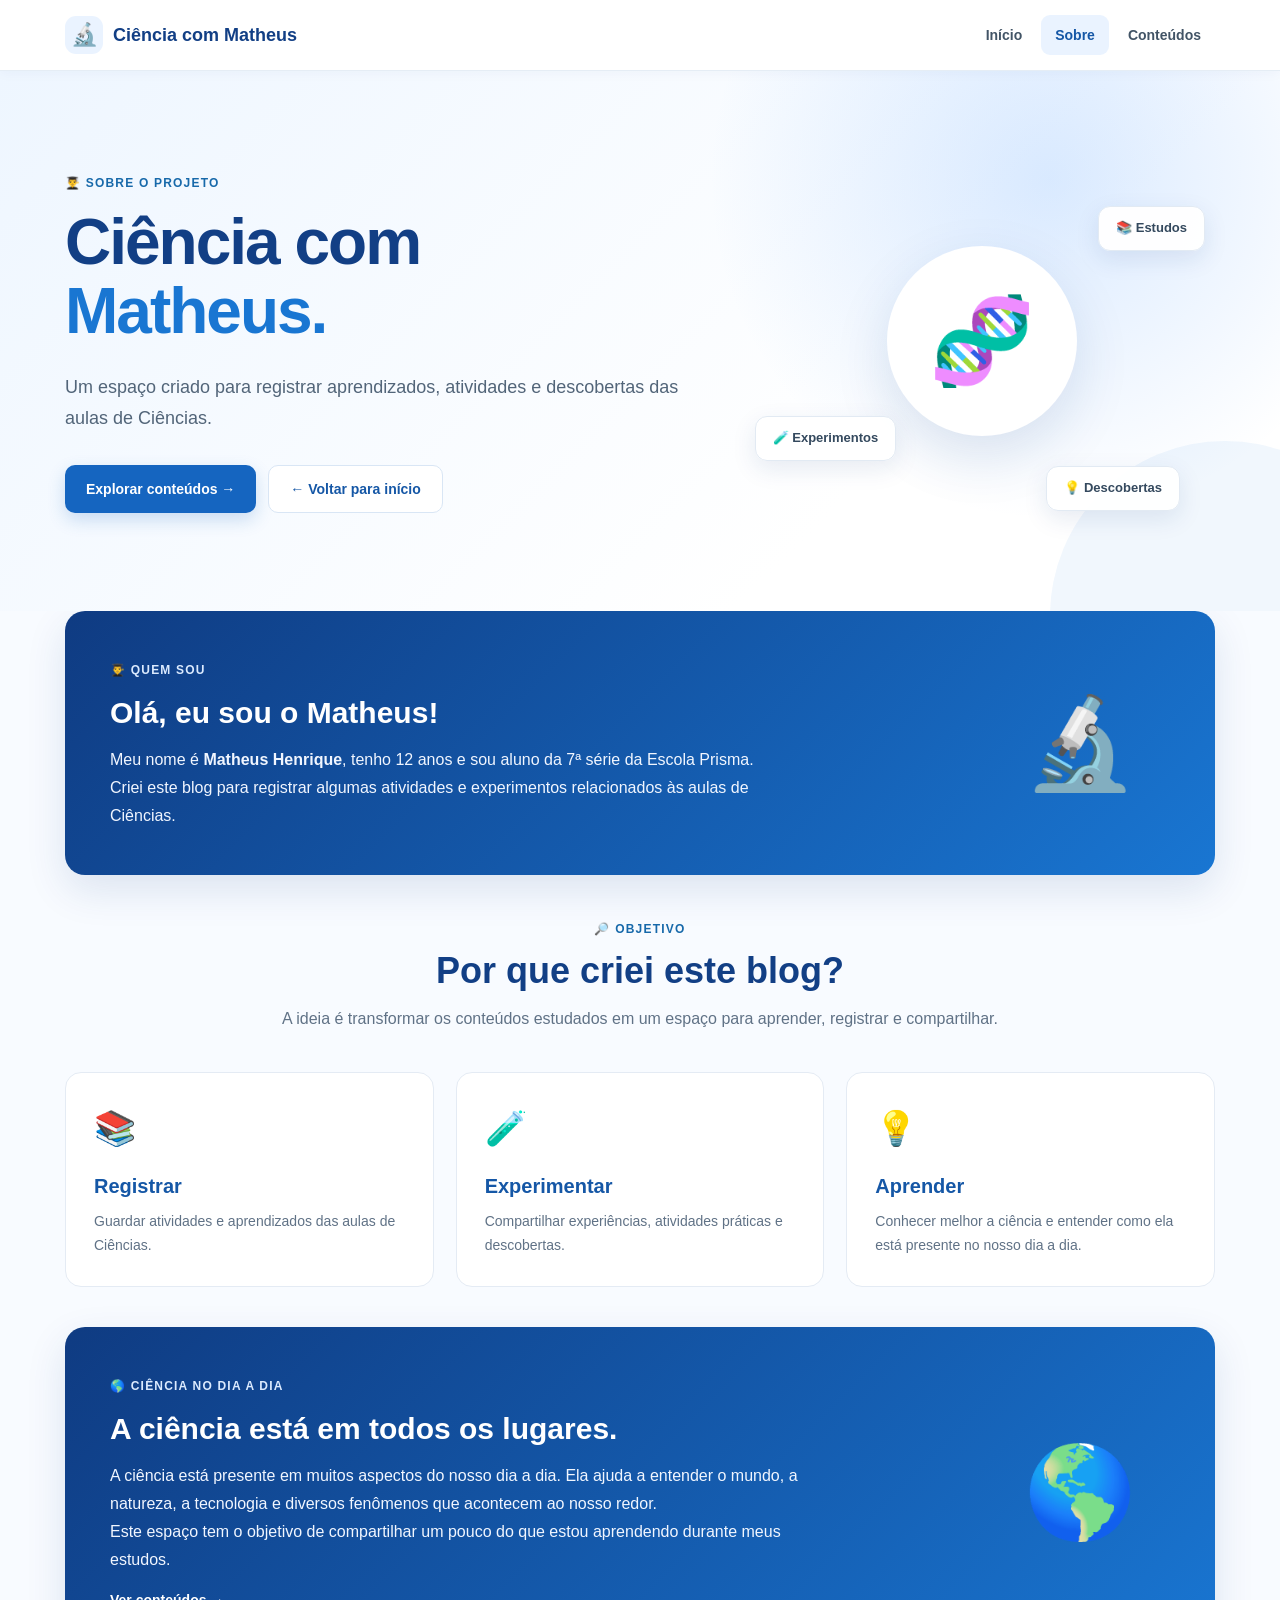
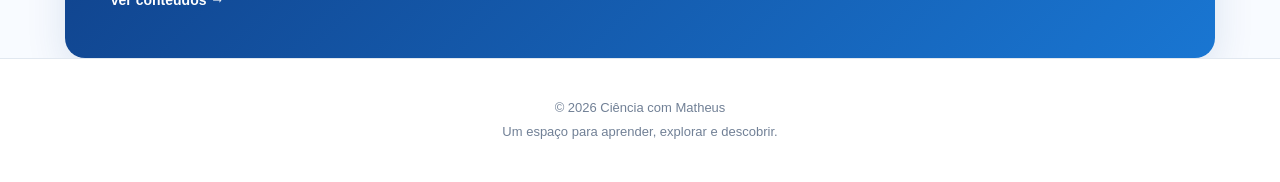
<file: sobre.html>
<!DOCTYPE html>
<html lang="pt-br">

<head>

<meta charset="UTF-8">

<meta name="viewport" content="width=device-width, initial-scale=1.0">

<title>Sobre | Ciência com Matheus</title>

<meta
    name="description"
    content="Conheça Matheus Henrique e o projeto Ciência com Matheus."
>

<link rel="preconnect" href="https://fonts.googleapis.com">

<link rel="preconnect" href="https://fonts.gstatic.com" crossorigin>

<link
    href="https://fonts.googleapis.com/css2?family=Inter:wght@400;500;600;700&family=Poppins:wght@500;600;700;800&display=swap"
    rel="stylesheet"
>

<link rel="stylesheet" href="css/style.css">

</head>


<body>


<!-- =========================================
     BARRA DE NAVEGAÇÃO
========================================= -->

<header class="topbar">

<div class="topbar-container">

<a href="index.html" class="logo">

<span class="logo-icon">🔬</span>

<span>
Ciência com Matheus
</span>

</a>


<nav class="nav">

<a href="index.html">
Início
</a>

<a href="sobre.html" class="active">
Sobre
</a>

<a href="index.html#conteudos">
Conteúdos
</a>

</nav>

</div>

</header>



<!-- =========================================
     CONTEÚDO
========================================= -->

<main>


<!-- =========================================
     HERO
========================================= -->

<section class="home-hero">

<div class="hero-inner">

<div class="hero-text">

<span class="hero-tag">
👨‍🎓 SOBRE O PROJETO
</span>

<h1>
Ciência com
<span>Matheus.</span>
</h1>

<p>
Um espaço criado para registrar aprendizados,
atividades e descobertas das aulas de Ciências.
</p>

<div class="hero-buttons">

<a
    href="index.html#conteudos"
    class="hero-button"
>
Explorar conteúdos →
</a>

<a
    href="index.html"
    class="hero-button secondary"
>
← Voltar para início
</a>

</div>

</div>


<div class="hero-visual">

<div class="science-icon">
🧬
</div>

<div class="floating-card card-one">
📚 Estudos
</div>

<div class="floating-card card-two">
🧪 Experimentos
</div>

<div class="floating-card card-three">
💡 Descobertas
</div>

</div>

</div>

</section>



<!-- =========================================
     SOBRE O MATHEUS
========================================= -->

<section class="about-home about-page">

<div>

<span class="section-tag">
👨‍🎓 QUEM SOU
</span>

<h2>
Olá, eu sou o Matheus!
</h2>

<p>
Meu nome é <strong>Matheus Henrique</strong>,
tenho 12 anos e sou aluno da 7ª série
da Escola Prisma.
</p>

<p>
Criei este blog para registrar algumas atividades
e experimentos relacionados às aulas de Ciências.
</p>

</div>


<div class="about-symbol">
🔬
</div>

</section>



<!-- =========================================
     OBJETIVO
========================================= -->

<section class="home-section about-content">

<div class="section-header">

<span class="section-tag">
🔎 OBJETIVO
</span>

<h2>
Por que criei este blog?
</h2>

<p>
A ideia é transformar os conteúdos estudados
em um espaço para aprender, registrar e compartilhar.
</p>

</div>


<div class="topics-grid">


<div class="topic">

<div class="topic-icon">
📚
</div>

<h3>
Registrar
</h3>

<p>
Guardar atividades e aprendizados
das aulas de Ciências.
</p>

</div>


<div class="topic">

<div class="topic-icon">
🧪
</div>

<h3>
Experimentar
</h3>

<p>
Compartilhar experiências,
atividades práticas e descobertas.
</p>

</div>


<div class="topic">

<div class="topic-icon">
💡
</div>

<h3>
Aprender
</h3>

<p>
Conhecer melhor a ciência e
entender como ela está presente
no nosso dia a dia.
</p>

</div>


</div>

</section>



<!-- =========================================
     CIÊNCIA NO DIA A DIA
========================================= -->

<section class="about-home about-page">

<div>

<span class="section-tag">
🌎 CIÊNCIA NO DIA A DIA
</span>

<h2>
A ciência está em todos os lugares.
</h2>

<p>
A ciência está presente em muitos aspectos
do nosso dia a dia. Ela ajuda a entender
o mundo, a natureza, a tecnologia e
diversos fenômenos que acontecem ao nosso redor.
</p>

<p>
Este espaço tem o objetivo de compartilhar
um pouco do que estou aprendendo durante
meus estudos.
</p>

<a
    href="index.html#conteudos"
    class="text-button"
>
Ver conteúdos →
</a>

</div>


<div class="about-symbol">
🌎
</div>

</section>



</main>



<!-- =========================================
     RODAPÉ
========================================= -->

<footer class="site-footer">

<p>
© 2026 Ciência com Matheus
</p>

<p>
Um espaço para aprender, explorar e descobrir.
</p>

</footer>


</body>

</html>
</file>
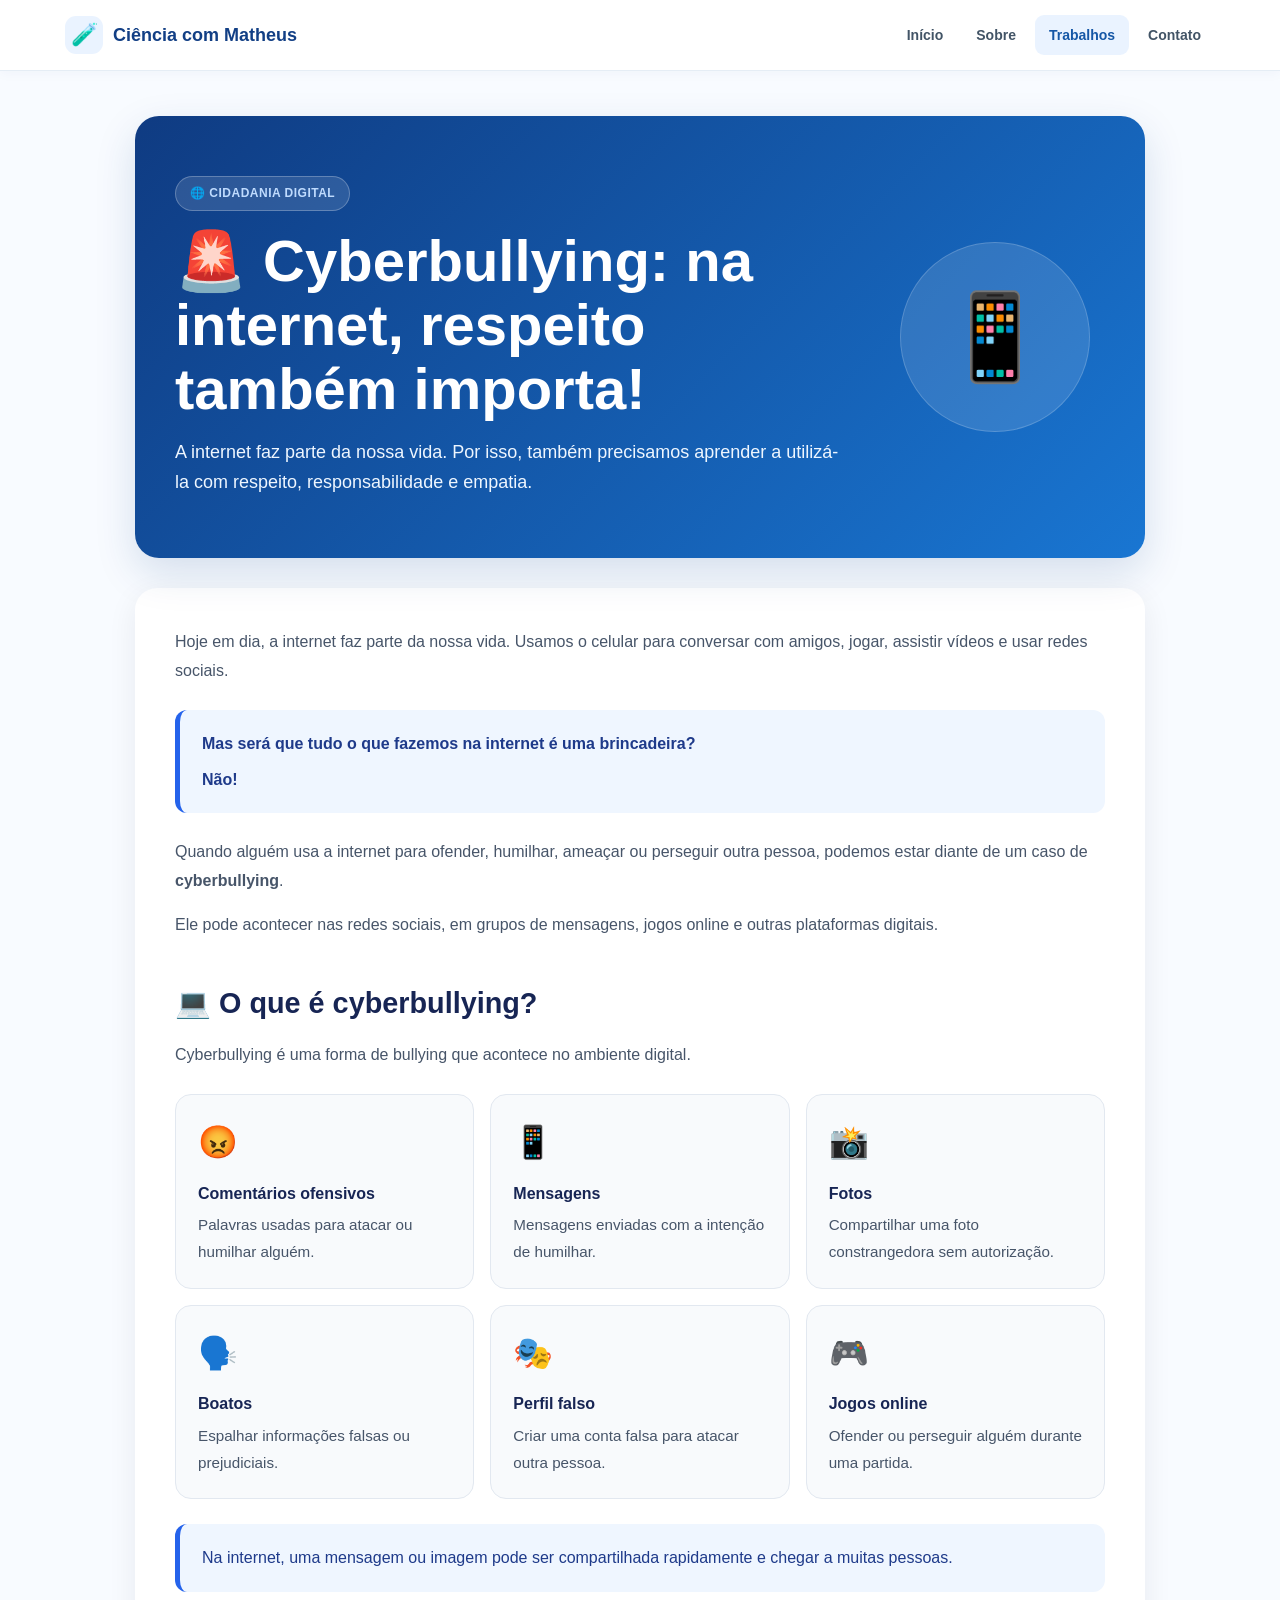
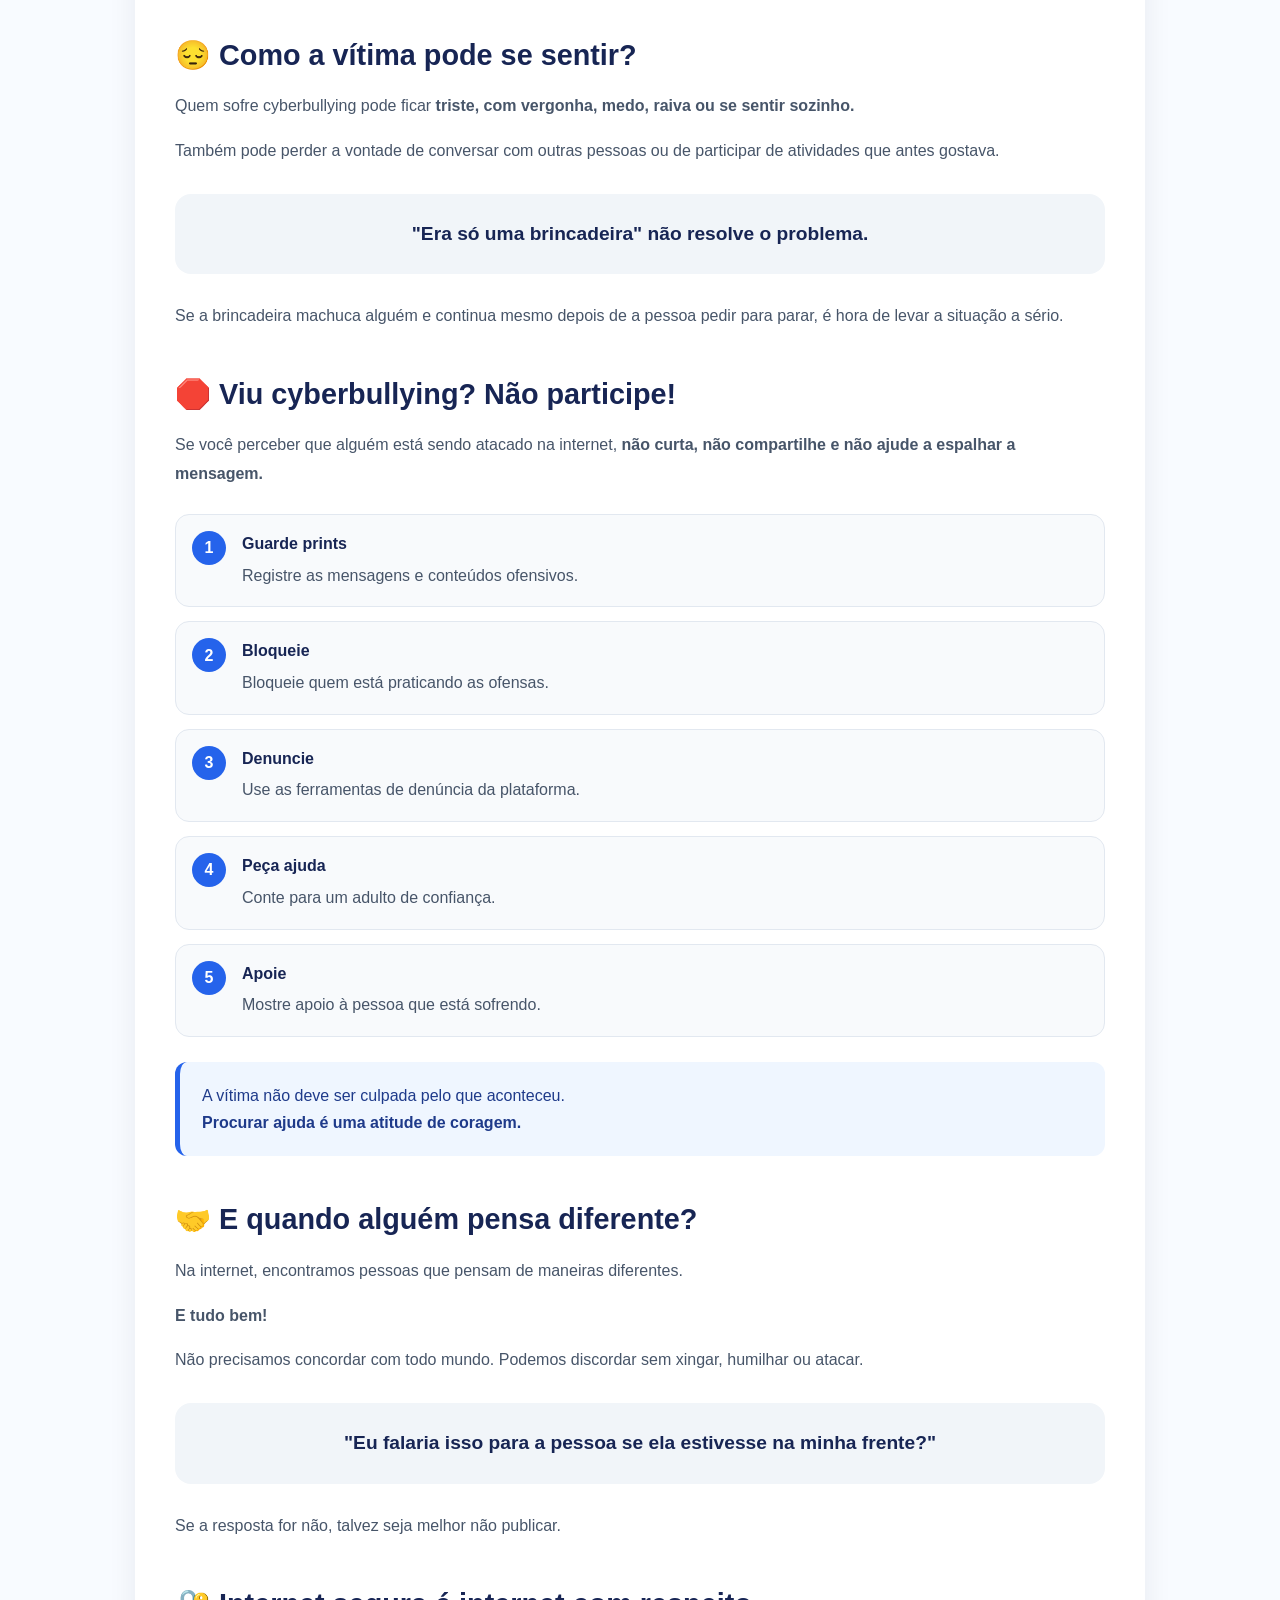
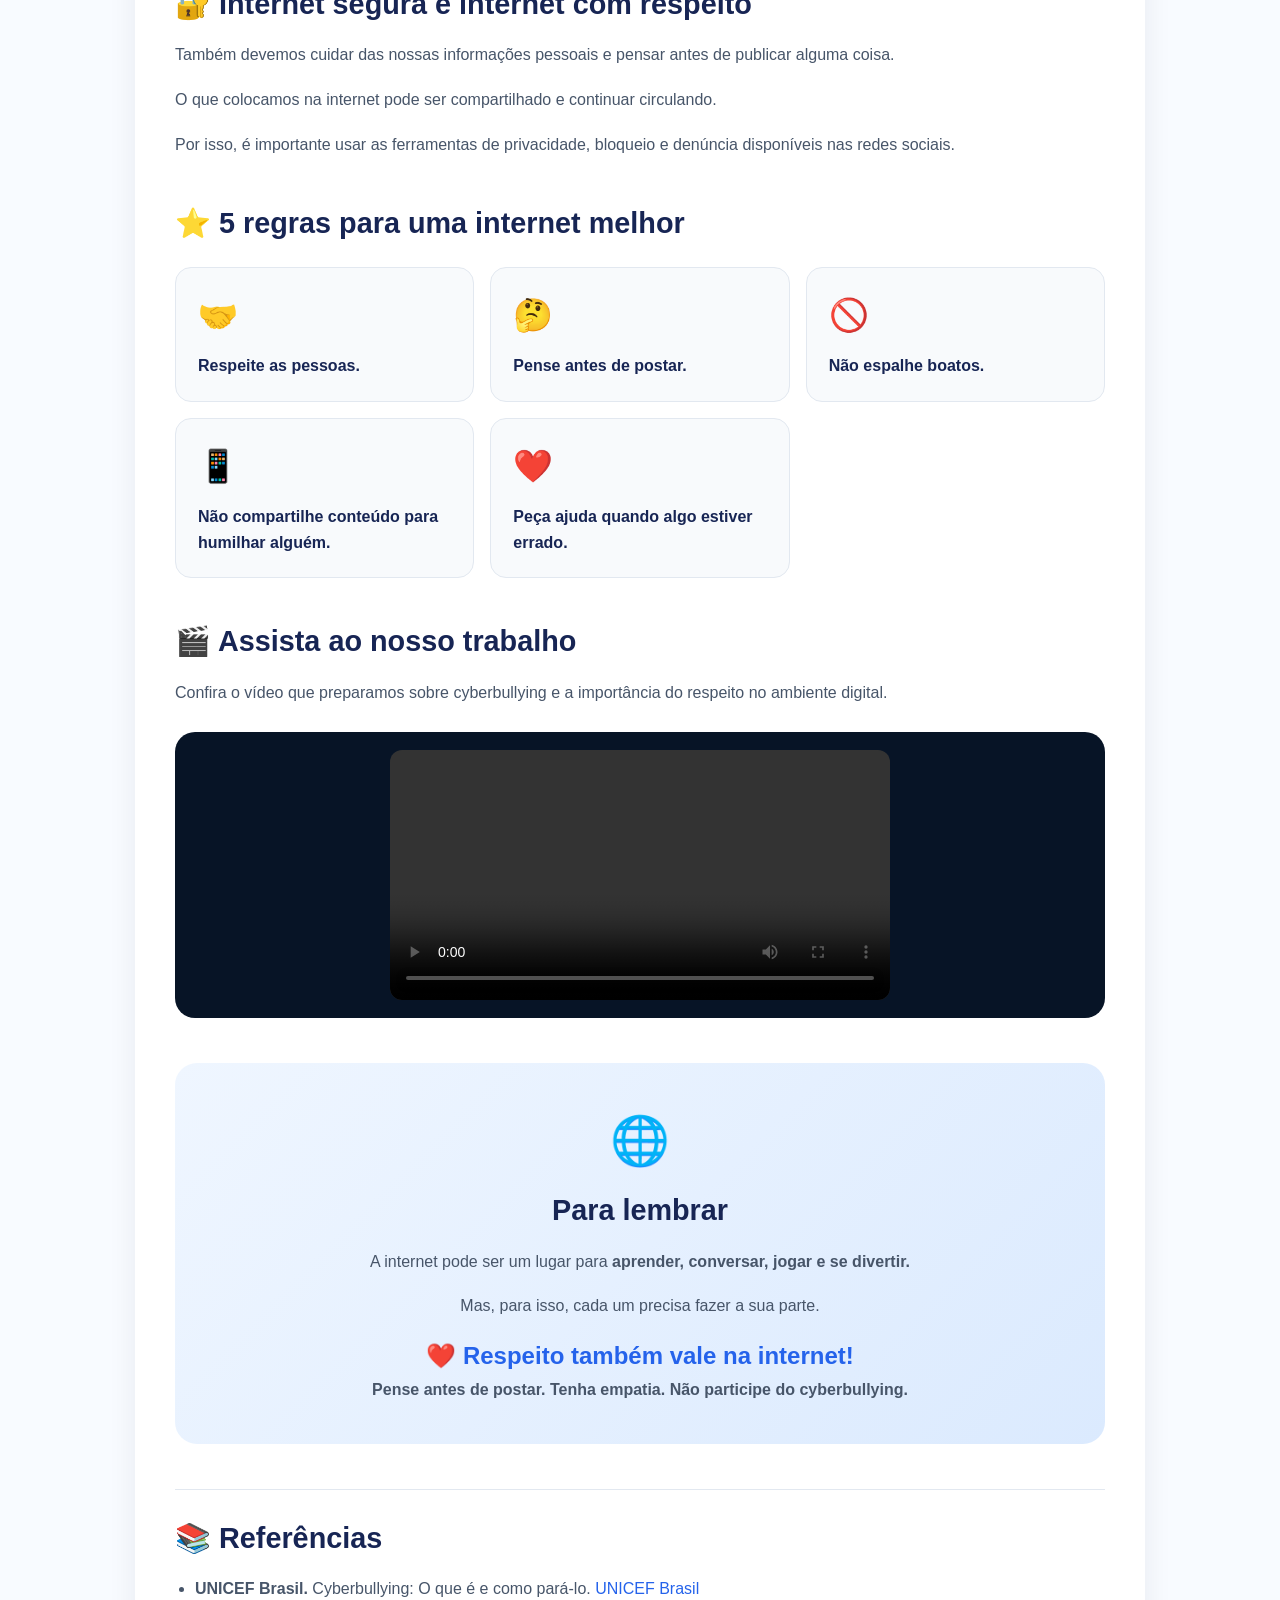
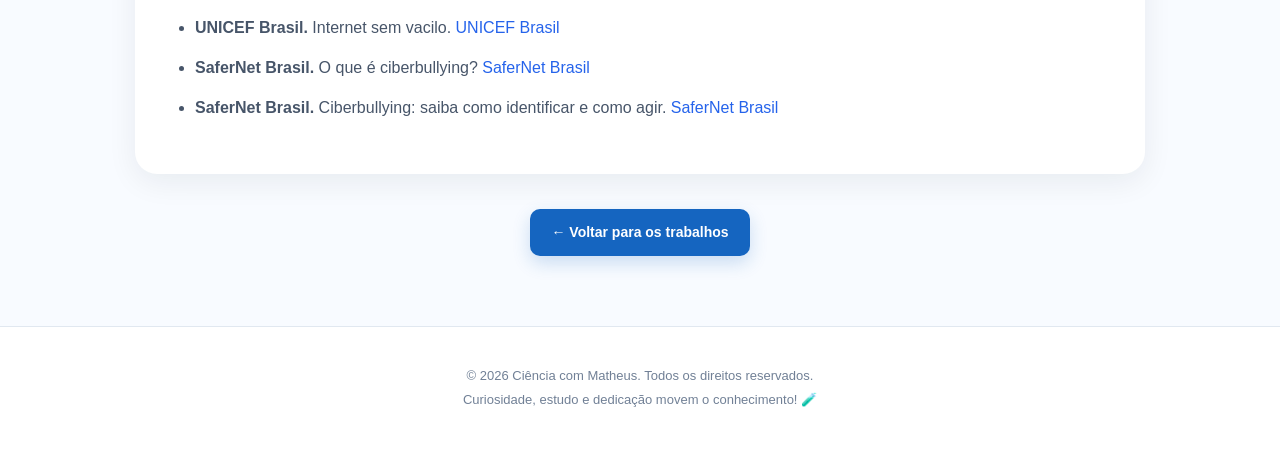
<file: posts/cyberbullying.html>
<!DOCTYPE html>
<html lang="pt-br">

<head>
    <meta charset="UTF-8">
    <meta name="viewport" content="width=device-width, initial-scale=1.0">

    <title>Cyberbullying | Ciência com Matheus</title>

    <meta
        name="description"
        content="Entenda o que é cyberbullying, como ele acontece, suas consequências e como podemos ajudar a combater esse problema."
    >

    <link rel="stylesheet" href="../css/style.css">
</head>

<body>

    <!-- CABEÇALHO -->
    <header class="topbar">
        <div class="topbar-container">

            <a href="../index.html" class="logo">
                <span class="logo-icon">🧪</span>
                <span>Ciência com Matheus</span>
            </a>

            <nav class="nav">
                <a href="../index.html">Início</a>
                <a href="../index.html#sobre">Sobre</a>
                <a href="../index.html#trabalhos" class="active">Trabalhos</a>
                <a href="../index.html#contato">Contato</a>
            </nav>

        </div>
    </header>

    <main class="post-page">

        <!-- APRESENTAÇÃO -->
        <section class="post-hero">
            <div class="post-hero-inner">
                <div>
                    <span class="post-tag">🌐 CIDADANIA DIGITAL</span>

                    <h1>🚨 Cyberbullying: na internet, respeito também importa!</h1>

                    <p>
                        A internet faz parte da nossa vida. Por isso,
                        também precisamos aprender a utilizá-la com
                        respeito, responsabilidade e empatia.
                    </p>
                </div>

                <div class="post-hero-icon">📱</div>
            </div>
        </section>

        <!-- CONTEÚDO -->
        <article class="post-content">

            <section>
                <p>
                    Hoje em dia, a internet faz parte da nossa vida.
                    Usamos o celular para conversar com amigos, jogar,
                    assistir vídeos e usar redes sociais.
                </p>

                <div class="post-highlight">
                    <strong>Mas será que tudo o que fazemos na internet é uma brincadeira?</strong>
                    <strong>Não!</strong>
                </div>

                <p>
                    Quando alguém usa a internet para ofender, humilhar,
                    ameaçar ou perseguir outra pessoa, podemos estar
                    diante de um caso de <strong>cyberbullying</strong>.
                </p>

                <p>
                    Ele pode acontecer nas redes sociais, em grupos de
                    mensagens, jogos online e outras plataformas digitais.
                </p>
            </section>

            <!-- O QUE É -->
            <section>
                <h2>💻 O que é cyberbullying?</h2>

                <p>
                    Cyberbullying é uma forma de bullying que acontece
                    no ambiente digital.
                </p>

                <div class="info-grid">
                    <div class="info-card">
                        <span>😡</span>
                        <strong>Comentários ofensivos</strong>
                        <p>Palavras usadas para atacar ou humilhar alguém.</p>
                    </div>

                    <div class="info-card">
                        <span>📱</span>
                        <strong>Mensagens</strong>
                        <p>Mensagens enviadas com a intenção de humilhar.</p>
                    </div>

                    <div class="info-card">
                        <span>📸</span>
                        <strong>Fotos</strong>
                        <p>Compartilhar uma foto constrangedora sem autorização.</p>
                    </div>

                    <div class="info-card">
                        <span>🗣️</span>
                        <strong>Boatos</strong>
                        <p>Espalhar informações falsas ou prejudiciais.</p>
                    </div>

                    <div class="info-card">
                        <span>🎭</span>
                        <strong>Perfil falso</strong>
                        <p>Criar uma conta falsa para atacar outra pessoa.</p>
                    </div>

                    <div class="info-card">
                        <span>🎮</span>
                        <strong>Jogos online</strong>
                        <p>Ofender ou perseguir alguém durante uma partida.</p>
                    </div>
                </div>

                <div class="post-highlight">
                    Na internet, uma mensagem ou imagem pode ser
                    compartilhada rapidamente e chegar a muitas pessoas.
                </div>
            </section>

            <!-- CONSEQUÊNCIAS -->
            <section>
                <h2>😔 Como a vítima pode se sentir?</h2>

                <p>
                    Quem sofre cyberbullying pode ficar
                    <strong>triste, com vergonha, medo, raiva ou se sentir sozinho.</strong>
                </p>

                <p>
                    Também pode perder a vontade de conversar com outras
                    pessoas ou de participar de atividades que antes gostava.
                </p>

                <div class="post-quote">
                    "Era só uma brincadeira" não resolve o problema.
                </div>

                <p>
                    Se a brincadeira machuca alguém e continua mesmo depois
                    de a pessoa pedir para parar, é hora de levar a situação
                    a sério.
                </p>
            </section>

            <!-- COMO AGIR -->
            <section>
                <h2>🛑 Viu cyberbullying? Não participe!</h2>

                <p>
                    Se você perceber que alguém está sendo atacado na
                    internet, <strong>não curta, não compartilhe e não
                    ajude a espalhar a mensagem.</strong>
                </p>

                <ol class="action-list">
                    <li>
                        <span>1</span>
                        <div>
                            <strong>Guarde prints</strong>
                            <p>Registre as mensagens e conteúdos ofensivos.</p>
                        </div>
                    </li>

                    <li>
                        <span>2</span>
                        <div>
                            <strong>Bloqueie</strong>
                            <p>Bloqueie quem está praticando as ofensas.</p>
                        </div>
                    </li>

                    <li>
                        <span>3</span>
                        <div>
                            <strong>Denuncie</strong>
                            <p>Use as ferramentas de denúncia da plataforma.</p>
                        </div>
                    </li>

                    <li>
                        <span>4</span>
                        <div>
                            <strong>Peça ajuda</strong>
                            <p>Conte para um adulto de confiança.</p>
                        </div>
                    </li>

                    <li>
                        <span>5</span>
                        <div>
                            <strong>Apoie</strong>
                            <p>Mostre apoio à pessoa que está sofrendo.</p>
                        </div>
                    </li>
                </ol>

                <div class="post-highlight">
                    A vítima não deve ser culpada pelo que aconteceu.
                    <strong>Procurar ajuda é uma atitude de coragem.</strong>
                </div>
            </section>

            <!-- DIFERENÇAS -->
            <section>
                <h2>🤝 E quando alguém pensa diferente?</h2>

                <p>
                    Na internet, encontramos pessoas que pensam de
                    maneiras diferentes.
                </p>

                <p><strong>E tudo bem!</strong></p>

                <p>
                    Não precisamos concordar com todo mundo.
                    Podemos discordar sem xingar, humilhar ou atacar.
                </p>

                <div class="post-quote">
                    "Eu falaria isso para a pessoa se ela estivesse na minha frente?"
                </div>

                <p>
                    Se a resposta for não, talvez seja melhor não publicar.
                </p>
            </section>

            <!-- SEGURANÇA -->
            <section>
                <h2>🔐 Internet segura é internet com respeito</h2>

                <p>
                    Também devemos cuidar das nossas informações pessoais
                    e pensar antes de publicar alguma coisa.
                </p>

                <p>
                    O que colocamos na internet pode ser compartilhado
                    e continuar circulando.
                </p>

                <p>
                    Por isso, é importante usar as ferramentas de
                    privacidade, bloqueio e denúncia disponíveis nas
                    redes sociais.
                </p>
            </section>

            <!-- REGRAS -->
            <section>
                <h2>⭐ 5 regras para uma internet melhor</h2>

                <div class="info-grid">
                    <div class="info-card">
                        <span>🤝</span>
                        <strong>Respeite as pessoas.</strong>
                    </div>

                    <div class="info-card">
                        <span>🤔</span>
                        <strong>Pense antes de postar.</strong>
                    </div>

                    <div class="info-card">
                        <span>🚫</span>
                        <strong>Não espalhe boatos.</strong>
                    </div>

                    <div class="info-card">
                        <span>📱</span>
                        <strong>Não compartilhe conteúdo para humilhar alguém.</strong>
                    </div>

                    <div class="info-card">
                        <span>❤️</span>
                        <strong>Peça ajuda quando algo estiver errado.</strong>
                    </div>
                </div>
            </section>

            <!-- VÍDEO -->
            <section class="video-section">
                <h2>🎬 Assista ao nosso trabalho</h2>

                <p>
                    Confira o vídeo que preparamos sobre cyberbullying
                    e a importância do respeito no ambiente digital.
                </p>

                <div class="post-video">
                    <video controls preload="metadata">
                        <source
                            src="https://matheusfaria-blog-objects.s3.us-east-1.amazonaws.com/cyberbullying.mp4"
                            type="video/mp4"
                        >
                        Seu navegador não suporta a reprodução de vídeos.
                    </video>
                </div>
            </section>

            <!-- MENSAGEM FINAL -->
            <section class="final-message">
                <span>🌐</span>

                <h2>Para lembrar</h2>

                <p>
                    A internet pode ser um lugar para
                    <strong>aprender, conversar, jogar e se divertir.</strong>
                </p>

                <p>
                    Mas, para isso, cada um precisa fazer a sua parte.
                </p>

                <h3>❤️ Respeito também vale na internet!</h3>

                <p>
                    <strong>
                        Pense antes de postar. Tenha empatia.
                        Não participe do cyberbullying.
                    </strong>
                </p>
            </section>

            <!-- REFERÊNCIAS -->
            <section class="references">
                <h2>📚 Referências</h2>

                <ul>
                    <li>
                        <strong>UNICEF Brasil.</strong>
                        Cyberbullying: O que é e como pará-lo.
                        <a
                            href="https://www.unicef.org/brazil/cyberbullying-o-que-eh-e-como-para-lo"
                            target="_blank"
                            rel="noopener noreferrer"
                        >UNICEF Brasil</a>
                    </li>

                    <li>
                        <strong>UNICEF Brasil.</strong>
                        Internet sem vacilo.
                        <a
                            href="https://www.unicef.org/brazil/internet-sem-vacilo"
                            target="_blank"
                            rel="noopener noreferrer"
                        >UNICEF Brasil</a>
                    </li>

                    <li>
                        <strong>SaferNet Brasil.</strong>
                        O que é ciberbullying?
                        <a
                            href="https://new.safernet.org.br/content/o-que-e-ciberbullying"
                            target="_blank"
                            rel="noopener noreferrer"
                        >SaferNet Brasil</a>
                    </li>

                    <li>
                        <strong>SaferNet Brasil.</strong>
                        Ciberbullying: saiba como identificar e como agir.
                        <a
                            href="https://new.safernet.org.br/content/ciberbullying-saiba-como-identificar-e-como-agir"
                            target="_blank"
                            rel="noopener noreferrer"
                        >SaferNet Brasil</a>
                    </li>
                </ul>
            </section>

        </article>

        <!-- VOLTAR -->
        <div style="text-align:center; margin-top:35px;">
            <a href="../index.html#trabalhos" class="hero-button">
                ← Voltar para os trabalhos
            </a>
        </div>

    </main>

    <!-- RODAPÉ -->
    <footer class="site-footer">
        <p>
            © 2026 Ciência com Matheus. Todos os direitos reservados.
        </p>

        <p>
            Curiosidade, estudo e dedicação movem o conhecimento! 🧪
        </p>
    </footer>

</body>
</html>
</file>
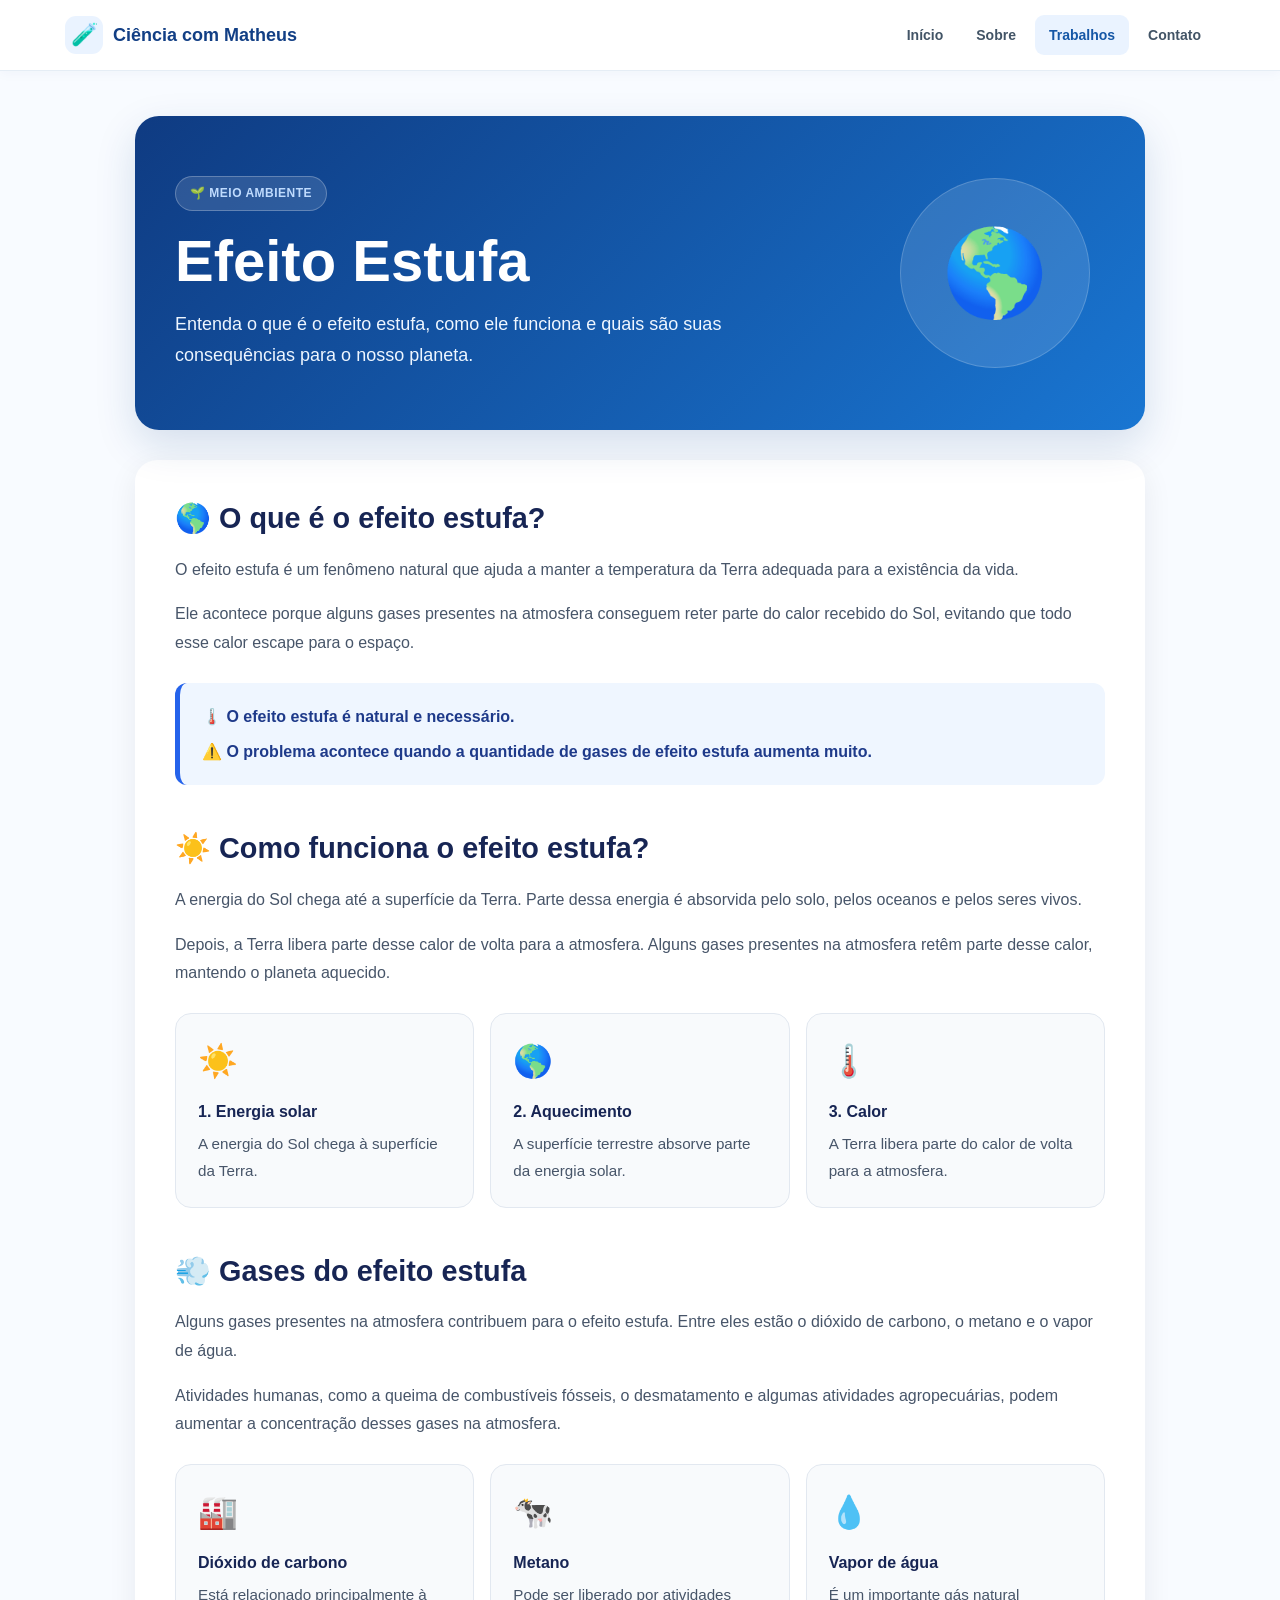
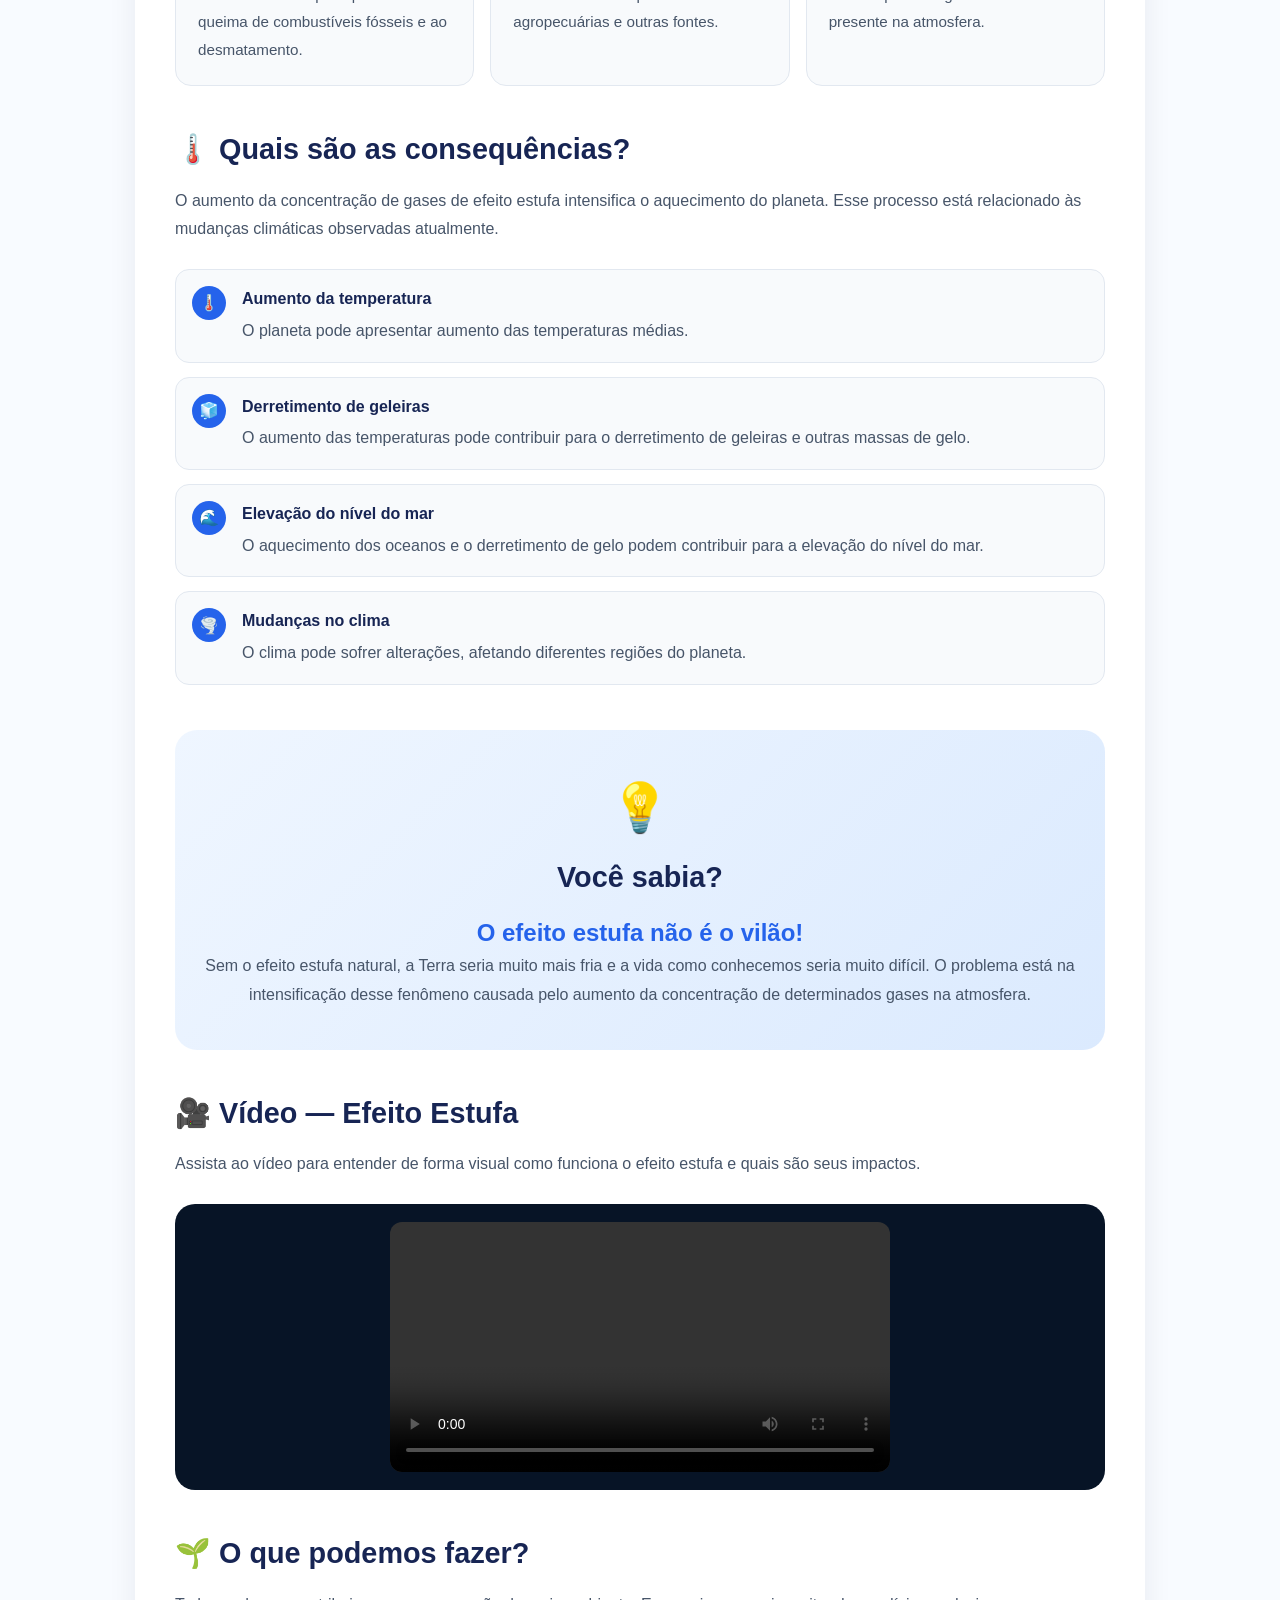
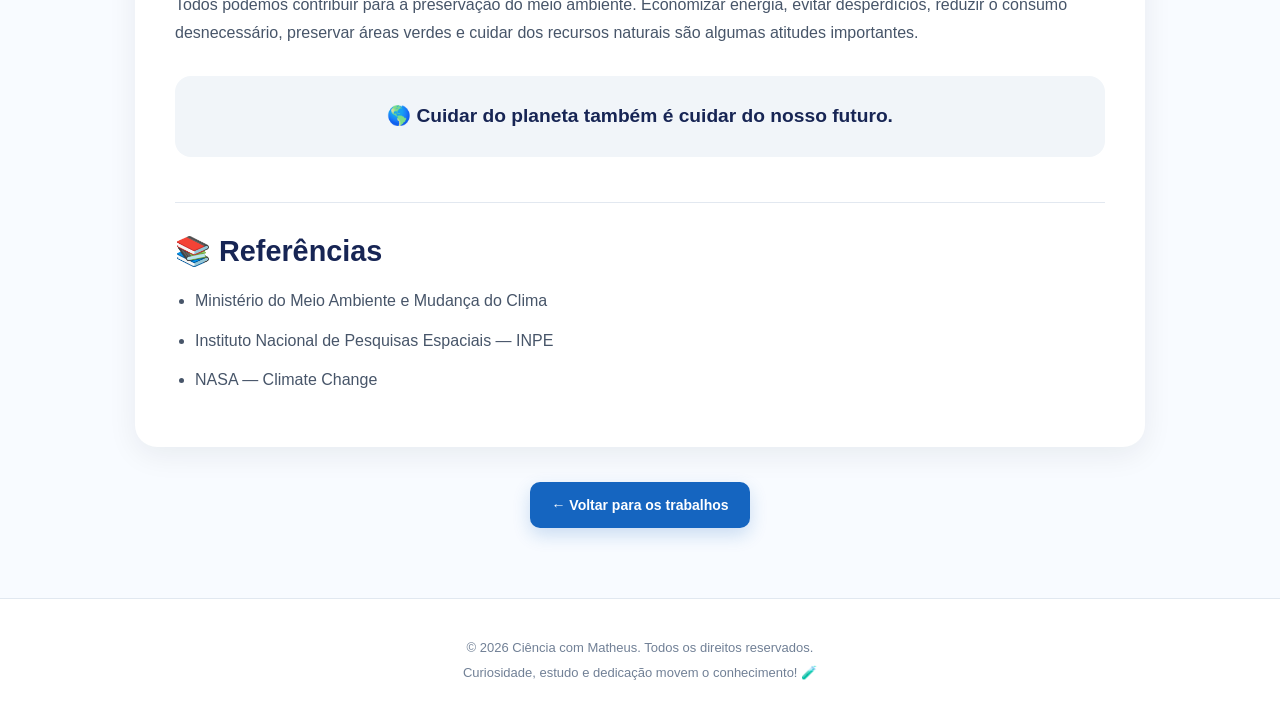
<file: posts/efeito-estufa.html>
<!DOCTYPE html>
<html lang="pt-br">

<head>

    <meta charset="UTF-8">
    <meta name="viewport" content="width=device-width, initial-scale=1.0">

    <title>Efeito Estufa | Ciência com Matheus</title>

    <meta
        name="description"
        content="Entenda o que é o efeito estufa, como ele funciona e quais são suas consequências para o planeta."
    >

    <link rel="stylesheet" href="../css/style.css">

</head>

<body>


    <!-- =========================================
         CABEÇALHO
    ========================================== -->

    <header class="topbar">

        <div class="topbar-container">

            <a href="../index.html" class="logo">

                <span class="logo-icon">
                    🧪
                </span>

                <span>
                    Ciência com Matheus
                </span>

            </a>


            <nav class="nav">

                <a href="../index.html">
                    Início
                </a>

                <a href="../index.html#sobre">
                    Sobre
                </a>

                <a href="../index.html#trabalhos" class="active">
                    Trabalhos
                </a>

                <a href="../index.html#contato">
                    Contato
                </a>

            </nav>

        </div>

    </header>


    <!-- =========================================
         HERO DA MATÉRIA
    ========================================== -->

    <main class="post-page">

        <section class="post-hero">

            <div class="post-hero-inner">

                <div>

                    <span class="post-tag">
                        🌱 MEIO AMBIENTE
                    </span>


                    <h1>
                        Efeito Estufa
                    </h1>


                    <p>
                        Entenda o que é o efeito estufa,
                        como ele funciona e quais são suas
                        consequências para o nosso planeta.
                    </p>

                </div>


                <div class="post-hero-icon">
                    🌎
                </div>

            </div>

        </section>


        <!-- =========================================
             CONTEÚDO
        ========================================== -->

        <article class="post-content">


            <!-- INTRODUÇÃO -->

            <section>

                <h2>
                    🌎 O que é o efeito estufa?
                </h2>

                <p>
                    O efeito estufa é um fenômeno natural que ajuda
                    a manter a temperatura da Terra adequada para
                    a existência da vida.
                </p>

                <p>
                    Ele acontece porque alguns gases presentes na
                    atmosfera conseguem reter parte do calor recebido
                    do Sol, evitando que todo esse calor escape para
                    o espaço.
                </p>


                <div class="post-highlight">

                    <strong>
                        🌡️ O efeito estufa é natural e necessário.
                    </strong>

                    <strong>
                        ⚠️ O problema acontece quando a quantidade
                        de gases de efeito estufa aumenta muito.
                    </strong>

                </div>

            </section>


            <!-- COMO FUNCIONA -->

            <section>

                <h2>
                    ☀️ Como funciona o efeito estufa?
                </h2>

                <p>
                    A energia do Sol chega até a superfície da Terra.
                    Parte dessa energia é absorvida pelo solo, pelos
                    oceanos e pelos seres vivos.
                </p>

                <p>
                    Depois, a Terra libera parte desse calor de volta
                    para a atmosfera. Alguns gases presentes na atmosfera
                    retêm parte desse calor, mantendo o planeta aquecido.
                </p>


                <div class="info-grid">


                    <div class="info-card">

                        <span>
                            ☀️
                        </span>

                        <strong>
                            1. Energia solar
                        </strong>

                        <p>
                            A energia do Sol chega à superfície
                            da Terra.
                        </p>

                    </div>


                    <div class="info-card">

                        <span>
                            🌎
                        </span>

                        <strong>
                            2. Aquecimento
                        </strong>

                        <p>
                            A superfície terrestre absorve
                            parte da energia solar.
                        </p>

                    </div>


                    <div class="info-card">

                        <span>
                            🌡️
                        </span>

                        <strong>
                            3. Calor
                        </strong>

                        <p>
                            A Terra libera parte do calor
                            de volta para a atmosfera.
                        </p>

                    </div>


                </div>

            </section>


            <!-- GASES -->

            <section>

                <h2>
                    💨 Gases do efeito estufa
                </h2>

                <p>
                    Alguns gases presentes na atmosfera contribuem
                    para o efeito estufa. Entre eles estão o dióxido
                    de carbono, o metano e o vapor de água.
                </p>

                <p>
                    Atividades humanas, como a queima de combustíveis
                    fósseis, o desmatamento e algumas atividades
                    agropecuárias, podem aumentar a concentração
                    desses gases na atmosfera.
                </p>


                <div class="info-grid">


                    <div class="info-card">

                        <span>
                            🏭
                        </span>

                        <strong>
                            Dióxido de carbono
                        </strong>

                        <p>
                            Está relacionado principalmente à queima
                            de combustíveis fósseis e ao desmatamento.
                        </p>

                    </div>


                    <div class="info-card">

                        <span>
                            🐄
                        </span>

                        <strong>
                            Metano
                        </strong>

                        <p>
                            Pode ser liberado por atividades
                            agropecuárias e outras fontes.
                        </p>

                    </div>


                    <div class="info-card">

                        <span>
                            💧
                        </span>

                        <strong>
                            Vapor de água
                        </strong>

                        <p>
                            É um importante gás natural presente
                            na atmosfera.
                        </p>

                    </div>


                </div>

            </section>


            <!-- CONSEQUÊNCIAS -->

            <section>

                <h2>
                    🌡️ Quais são as consequências?
                </h2>

                <p>
                    O aumento da concentração de gases de efeito
                    estufa intensifica o aquecimento do planeta.
                    Esse processo está relacionado às mudanças
                    climáticas observadas atualmente.
                </p>


                <ul class="action-list">


                    <li>

                        <span>
                            🌡️
                        </span>

                        <div>

                            <strong>
                                Aumento da temperatura
                            </strong>

                            <p>
                                O planeta pode apresentar aumento
                                das temperaturas médias.
                            </p>

                        </div>

                    </li>


                    <li>

                        <span>
                            🧊
                        </span>

                        <div>

                            <strong>
                                Derretimento de geleiras
                            </strong>

                            <p>
                                O aumento das temperaturas pode
                                contribuir para o derretimento
                                de geleiras e outras massas de gelo.
                            </p>

                        </div>

                    </li>


                    <li>

                        <span>
                            🌊
                        </span>

                        <div>

                            <strong>
                                Elevação do nível do mar
                            </strong>

                            <p>
                                O aquecimento dos oceanos e o
                                derretimento de gelo podem contribuir
                                para a elevação do nível do mar.
                            </p>

                        </div>

                    </li>


                    <li>

                        <span>
                            🌪️
                        </span>

                        <div>

                            <strong>
                                Mudanças no clima
                            </strong>

                            <p>
                                O clima pode sofrer alterações,
                                afetando diferentes regiões do planeta.
                            </p>

                        </div>

                    </li>


                </ul>

            </section>


            <!-- CURIOSIDADE -->

            <section class="final-message">

                <span>
                    💡
                </span>

                <h2>
                    Você sabia?
                </h2>

                <h3>
                    O efeito estufa não é o vilão!
                </h3>

                <p>
                    Sem o efeito estufa natural, a Terra seria muito
                    mais fria e a vida como conhecemos seria muito
                    difícil. O problema está na intensificação desse
                    fenômeno causada pelo aumento da concentração
                    de determinados gases na atmosfera.
                </p>

            </section>


            <!-- VÍDEO -->

            <section class="video-section">

                <h2>
                    🎥 Vídeo — Efeito Estufa
                </h2>

                <p>
                    Assista ao vídeo para entender de forma visual
                    como funciona o efeito estufa e quais são
                    seus impactos.
                </p>


                <div class="post-video">

                    <video
                        controls
                        preload="metadata"
                    >

                        <source
                            src="https://matheusfaria-blog-objects.s3.us-east-1.amazonaws.com/efeito-estufa.mp4"
                            type="video/mp4"
                        >

                        Seu navegador não suporta
                        a reprodução de vídeos.

                    </video>

                </div>

            </section>


            <!-- CONCLUSÃO -->

            <section>

                <h2>
                    🌱 O que podemos fazer?
                </h2>

                <p>
                    Todos podemos contribuir para a preservação
                    do meio ambiente. Economizar energia, evitar
                    desperdícios, reduzir o consumo desnecessário,
                    preservar áreas verdes e cuidar dos recursos
                    naturais são algumas atitudes importantes.
                </p>

                <div class="post-quote">

                    🌎
                    Cuidar do planeta também é cuidar
                    do nosso futuro.

                </div>

            </section>


            <!-- REFERÊNCIAS -->

            <section class="references">

                <h2>
                    📚 Referências
                </h2>

                <ul>

                    <li>
                        Ministério do Meio Ambiente e Mudança do Clima
                    </li>

                    <li>
                        Instituto Nacional de Pesquisas Espaciais — INPE
                    </li>

                    <li>
                        NASA — Climate Change
                    </li>

                </ul>

            </section>


        </article>


        <!-- =========================================
             VOLTAR
        ========================================== -->

        <div style="
            text-align:center;
            margin-top:35px;
        ">

            <a
                href="../index.html#trabalhos"
                class="hero-button"
            >
                ← Voltar para os trabalhos
            </a>

        </div>


    </main>


    <!-- =========================================
         RODAPÉ
    ========================================== -->

    <footer class="site-footer">

        <p>
            © 2026 Ciência com Matheus.
            Todos os direitos reservados.
        </p>

        <p>
            Curiosidade, estudo e dedicação movem
            o conhecimento! 🧪
        </p>

    </footer>


</body>

</html>
</file>
<file: css/style.css>
/* =========================================================
   CIÊNCIA COM MATHEUS
   STYLE.CSS
   ========================================================= */


/* =========================================================
   RESET / CONFIGURAÇÕES GERAIS
   ========================================================= */

* {
    box-sizing: border-box;
    margin: 0;
    padding: 0;
}

html {
    scroll-behavior: smooth;
}

body {
    min-height: 100vh;

    background: #f8fbff;

    color: #34495e;

    font-family:
        Arial,
        Helvetica,
        sans-serif;

    line-height: 1.6;
}

img {
    display: block;
    max-width: 100%;
}

a {
    color: inherit;
}

button,
input,
textarea,
select {
    font: inherit;
}


/* =========================================================
   BARRA SUPERIOR
   ========================================================= */

.topbar {
    position: sticky;

    top: 0;

    z-index: 2000;

    width: 100%;

    background: rgba(255, 255, 255, 0.96);

    backdrop-filter: blur(12px);

    border-bottom: 1px solid #e5edf5;

    box-shadow:
        0 2px 12px rgba(15, 59, 130, 0.04);
}


.topbar-container {
    width: 100%;

    max-width: 1200px;

    min-height: 70px;

    margin: 0 auto;

    padding: 14px 25px;

    display: flex;

    align-items: center;

    justify-content: space-between;

    gap: 30px;
}


/* LOGO */

.logo {
    display: flex;

    align-items: center;

    gap: 10px;

    flex-shrink: 0;

    color: #123f85;

    text-decoration: none;

    font-size: 18px;

    font-weight: 700;
}


.logo-icon {
    display: flex;

    align-items: center;

    justify-content: center;

    width: 38px;

    height: 38px;

    border-radius: 11px;

    background: #eaf3ff;

    font-size: 22px;
}


/* MENU */

.nav {
    display: flex;

    align-items: center;

    justify-content: flex-end;

    gap: 5px;
}


.nav a {
    display: inline-flex;

    align-items: center;

    justify-content: center;

    padding: 9px 14px;

    border-radius: 9px;

    color: #425466;

    text-decoration: none;

    font-size: 14px;

    font-weight: 600;

    transition:
        background 0.25s ease,
        color 0.25s ease,
        transform 0.25s ease;
}


.nav a:hover {
    background: #eef5ff;

    color: #1557a6;

    transform: translateY(-1px);
}


.nav a.active {
    background: #eaf3ff;

    color: #1557a6;
}


/* =========================================================
   HERO DA HOME
   ========================================================= */

.home-hero {
    position: relative;

    min-height: 540px;

    display: flex;

    align-items: center;

    overflow: hidden;

    background:
        radial-gradient(
            circle at 82% 20%,
            rgba(70, 150, 255, 0.20),
            transparent 30%
        ),
        linear-gradient(
            135deg,
            #eef6ff 0%,
            #ffffff 70%
        );
}


.home-hero::after {
    content: "";

    position: absolute;

    width: 350px;

    height: 350px;

    right: -120px;

    bottom: -180px;

    border-radius: 50%;

    background: rgba(25, 118, 210, 0.06);

    pointer-events: none;
}


.hero-inner {
    position: relative;

    z-index: 1;

    width: 100%;

    max-width: 1200px;

    margin: 0 auto;

    padding: 75px 25px;

    display: grid;

    grid-template-columns:
        minmax(0, 1.15fr)
        minmax(300px, 0.85fr);

    gap: 55px;

    align-items: center;
}


.hero-text {
    max-width: 680px;
}


.hero-tag,
.section-tag {
    display: inline-block;

    margin-bottom: 15px;

    color: #1769aa;

    font-size: 12px;

    font-weight: 800;

    letter-spacing: 1.2px;
}


.hero-text h1 {
    margin: 0;

    color: #123f85;

    font-size: clamp(42px, 5vw, 64px);

    font-weight: 800;

    line-height: 1.08;

    letter-spacing: -2px;
}


.hero-text h1 span {
    display: block;

    color: #1976d2;
}


.hero-text p {
    max-width: 620px;

    margin: 25px 0 0;

    color: #526579;

    font-size: 18px;

    line-height: 1.75;
}


/* =========================================================
   BOTÕES DO HERO
   ========================================================= */

.hero-buttons {
    display: flex;

    flex-wrap: wrap;

    gap: 12px;

    margin-top: 30px;
}


.hero-button {
    display: inline-flex;

    align-items: center;

    justify-content: center;

    min-height: 46px;

    padding: 12px 21px;

    border-radius: 10px;

    background: #1565c0;

    color: #ffffff;

    text-decoration: none;

    font-size: 14px;

    font-weight: 700;

    box-shadow:
        0 7px 18px rgba(21, 101, 192, 0.20);

    transition:
        background 0.25s ease,
        transform 0.25s ease,
        box-shadow 0.25s ease;
}


.hero-button:hover {
    background: #0d47a1;

    transform: translateY(-2px);

    box-shadow:
        0 10px 24px rgba(21, 101, 192, 0.25);
}


.hero-button.secondary {
    background: #ffffff;

    color: #1557a6;

    border: 1px solid #d9e6f5;

    box-shadow: none;
}


.hero-button.secondary:hover {
    background: #f4f8fd;

    border-color: #bfd5ed;
}


/* =========================================================
   VISUAL DO HERO
   ========================================================= */

.hero-visual {
    position: relative;

    min-height: 350px;

    display: flex;

    align-items: center;

    justify-content: center;
}


.science-icon {
    position: relative;

    z-index: 2;

    width: 190px;

    height: 190px;

    display: flex;

    align-items: center;

    justify-content: center;

    border-radius: 50%;

    background: #ffffff;

    font-size: 85px;

    box-shadow:
        0 20px 55px rgba(15, 59, 130, 0.13);

    animation:
        scienceFloat 5s ease-in-out infinite;
}


@keyframes scienceFloat {

    0%,
    100% {
        transform: translateY(0);
    }

    50% {
        transform: translateY(-8px);
    }
}


.floating-card {
    position: absolute;

    z-index: 3;

    padding: 11px 17px;

    background: rgba(255, 255, 255, 0.96);

    border: 1px solid #e2eaf3;

    border-radius: 12px;

    color: #34495e;

    font-size: 13px;

    font-weight: 700;

    box-shadow:
        0 8px 25px rgba(15, 59, 130, 0.10);
}


.card-one {
    top: 40px;

    right: 10px;
}


.card-two {
    bottom: 55px;

    left: 5px;
}


.card-three {
    right: 35px;

    bottom: 5px;
}


/* =========================================================
   SEÇÕES DA HOME
   ========================================================= */

.home-section {
    width: 100%;

    max-width: 1200px;

    margin: 0 auto;

    padding: 80px 25px;
}


.section-header {
    max-width: 760px;

    margin: 0 auto 40px;

    text-align: center;
}


.section-header .section-tag {
    margin-bottom: 10px;
}


.section-header h2 {
    margin: 0 0 12px;

    color: #123f85;

    font-size: clamp(28px, 4vw, 36px);

    line-height: 1.2;
}


.section-header p {
    margin: 0;

    color: #607286;

    font-size: 16px;

    line-height: 1.7;
}


/* =========================================================
   CARDS DOS TRABALHOS
   ========================================================= */

.modern-cards {
    display: grid;

    grid-template-columns:
        repeat(3, minmax(0, 1fr));

    gap: 26px;

    align-items: stretch;
}


.modern-card {
    min-width: 0;

    display: flex;

    flex-direction: column;

    overflow: hidden;

    background: #ffffff;

    border: 1px solid #e3eaf3;

    border-radius: 18px;

    text-decoration: none;

    box-shadow:
        0 7px 25px rgba(15, 59, 130, 0.07);

    transition:
        transform 0.3s ease,
        box-shadow 0.3s ease,
        border-color 0.3s ease;
}


.modern-card:hover {
    transform: translateY(-7px);

    border-color: #d2e2f3;

    box-shadow:
        0 18px 40px rgba(15, 59, 130, 0.13);
}


/* IMAGEM */

.modern-card-image {
    position: relative;

    width: 100%;

    height: 220px;

    overflow: hidden;

    background: #eaf3ff;
}


.modern-card-image img {
    width: 100%;

    height: 100%;

    object-fit: cover;

    transition:
        transform 0.4s ease;
}


.modern-card:hover .modern-card-image img {
    transform: scale(1.045);
}


/* CATEGORIA */

.modern-card-category {
    position: absolute;

    left: 16px;

    bottom: 16px;

    max-width: calc(100% - 32px);

    padding: 7px 12px;

    border-radius: 20px;

    background: rgba(255, 255, 255, 0.95);

    color: #1557a6;

    font-size: 11px;

    font-weight: 800;

    white-space: nowrap;
}


/* CONTEÚDO */

.modern-card-content {
    flex: 1;

    display: flex;

    flex-direction: column;

    padding: 24px;
}


.modern-card-content h3 {
    margin: 0 0 10px;

    color: #123f85;

    font-size: 22px;

    line-height: 1.3;
}


.modern-card-content p {
    margin: 0;

    color: #526579;

    font-size: 15px;

    line-height: 1.7;
}


.modern-card-link {
    display: inline-block;

    margin-top: auto;

    padding-top: 18px;

    color: #1769aa;

    font-size: 14px;

    font-weight: 800;
}


/* =========================================================
   TÓPICOS
   ========================================================= */

.topics-section {
    width: 100%;

    padding: 80px 25px;

    background: #f8fbff;

    border-top: 1px solid #edf2f7;

    border-bottom: 1px solid #edf2f7;
}


.topics-section .section-header,
.topics-grid {
    max-width: 1150px;

    margin-left: auto;

    margin-right: auto;
}


.topics-grid {
    display: grid;

    grid-template-columns:
        repeat(3, minmax(0, 1fr));

    gap: 22px;
}


.topic {
    min-width: 0;

    padding: 28px;

    background: #ffffff;

    border: 1px solid #e4ebf4;

    border-radius: 16px;

    transition:
        transform 0.25s ease,
        box-shadow 0.25s ease;
}


.topic:hover {
    transform: translateY(-4px);

    box-shadow:
        0 10px 25px rgba(15, 59, 130, 0.08);
}


.topic-icon {
    margin-bottom: 15px;

    font-size: 34px;
}


.topic h3 {
    margin: 0 0 8px;

    color: #1557a6;

    font-size: 20px;
}


.topic p {
    margin: 0;

    color: #607286;

    font-size: 14px;

    line-height: 1.7;
}


/* =========================================================
   SOBRE NA HOME
   ========================================================= */

.about-home {
    width: calc(100% - 40px);

    max-width: 1150px;

    margin: 70px auto;

    padding: 45px;

    display: grid;

    grid-template-columns:
        minmax(0, 1fr)
        180px;

    align-items: center;

    gap: 30px;

    background:
        linear-gradient(
            135deg,
            #0f3b82,
            #1976d2
        );

    border-radius: 20px;

    color: #ffffff;

    box-shadow:
        0 15px 40px rgba(15, 59, 130, 0.12);
}


.about-home h2 {
    margin: 0 0 15px;

    color: #ffffff;

    font-size: 30px;

    line-height: 1.2;
}


.about-home p {
    max-width: 700px;

    margin: 0;

    color: #f1f6ff;

    font-size: 16px;

    line-height: 1.75;
}


.about-home .section-tag {
    color: #dbeafe;
}


.text-button {
    display: inline-block;

    margin-top: 15px;

    color: #ffffff;

    text-decoration: none;

    font-size: 14px;

    font-weight: 800;
}


.text-button:hover {
    text-decoration: underline;
}


.about-symbol {
    display: flex;

    align-items: center;

    justify-content: center;

    font-size: 90px;
}


/* =========================================================
   RODAPÉ
   ========================================================= */

.site-footer {
    margin-top: 0;

    padding: 35px 20px;

    background: #ffffff;

    border-top: 1px solid #e1e8f0;

    text-align: center;

    color: #718096;

    font-size: 13px;
}


.site-footer p {
    margin: 4px 0;

    color: #718096;

    font-size: 13px;
}


/* =========================================================
   PÁGINA SOBRE
   ========================================================= */

.about-page {
    width: 100%;

    max-width: 1150px;

    margin: 0 auto;
}


.about-content {
    padding-top: 40px;

    padding-bottom: 40px;
}


.about-content .section-header {
    max-width: 750px;
}


/* =========================================================
   PÁGINAS DE POSTAGEM
   ========================================================= */

.post-page {
    width: 100%;

    max-width: 1050px;

    margin: 0 auto;

    padding: 45px 20px 70px;
}


/* HERO DOS POSTS */

.post-hero {
    position: relative;

    overflow: hidden;

    padding: 60px 40px;

    margin-bottom: 30px;

    border-radius: 24px;

    color: #ffffff;

    background:
        linear-gradient(
            135deg,
            #0f3b82,
            #1976d2
        );

    box-shadow:
        0 15px 40px rgba(15, 59, 130, 0.15);
}


.post-hero-inner {
    position: relative;

    z-index: 1;

    max-width: 1150px;

    margin: 0 auto;

    display: grid;

    grid-template-columns:
        minmax(0, 1fr)
        220px;

    align-items: center;

    gap: 40px;
}


.post-hero h1 {
    position: relative;

    z-index: 2;

    max-width: 800px;

    margin: 0 0 16px;

    color: #ffffff;

    font-size: clamp(36px, 5vw, 58px);

    line-height: 1.1;
}


.post-hero p {
    position: relative;

    z-index: 2;

    max-width: 760px;

    margin: 0;

    color: #eef6ff;

    font-size: 18px;

    line-height: 1.7;
}


.post-hero-icon {
    display: flex;

    align-items: center;

    justify-content: center;

    width: 190px;

    height: 190px;

    margin: auto;

    background: rgba(255, 255, 255, 0.12);

    border: 1px solid rgba(255, 255, 255, 0.18);

    border-radius: 50%;

    font-size: 85px;
}


/* TAG DO POST */

.post-tag {
    display: inline-block;

    padding: 7px 14px;

    margin-bottom: 18px;

    border-radius: 30px;

    background: rgba(255, 255, 255, 0.12);

    border: 1px solid rgba(255, 255, 255, 0.25);

    color: #bfdbfe;

    font-size: 12px;

    font-weight: 800;

    letter-spacing: 0.5px;
}


/* =========================================================
   POST CYBERBULLYING
   ========================================================= */

.post-cyberbullying {
    background:
        linear-gradient(
            135deg,
            #071426,
            #172554,
            #2563eb
        );
}


.post-cyberbullying::after {
    content: "🌐";

    position: absolute;

    right: 45px;

    bottom: -25px;

    font-size: 9rem;

    opacity: 0.08;

    pointer-events: none;
}


/* =========================================================
   CONTAINER DA MATÉRIA
   ========================================================= */

.article-container {
    width: 100%;

    max-width: 1050px;

    margin: 0 auto;

    padding: 40px 25px 80px;
}


.article {
    max-width: 900px;

    margin: 0 auto;
}


/* =========================================================
   CONTEÚDO MODERNO DO CYBERBULLYING
   ========================================================= */

.post-content {
    background: #ffffff;

    border-radius: 22px;

    padding: 40px;

    box-shadow:
        0 8px 30px rgba(15, 23, 42, 0.07);
}


.post-content section {
    margin-bottom: 45px;
}


.post-content section:last-child {
    margin-bottom: 0;
}


.post-content h2 {
    margin: 0 0 18px;

    color: #172554;

    font-size: 1.8rem;

    line-height: 1.3;
}


.post-content p {
    margin-bottom: 16px;

    color: #475569;

    font-size: 16px;

    line-height: 1.8;
}


.post-content p:last-child {
    margin-bottom: 0;
}


/* =========================================================
   DESTAQUE
   ========================================================= */

.post-highlight {
    margin: 25px 0;

    padding: 20px 22px;

    border-left: 5px solid #2563eb;

    border-radius: 12px;

    background: #eff6ff;

    color: #1e3a8a;

    line-height: 1.7;
}


.post-highlight strong {
    display: block;
}


.post-highlight strong + strong {
    margin-top: 8px;
}


/* =========================================================
   CARDS INFORMATIVOS
   ========================================================= */

.info-grid {
    display: grid;

    grid-template-columns:
        repeat(3, minmax(0, 1fr));

    gap: 16px;

    margin: 25px 0;
}


.info-card {
    padding: 22px;

    border: 1px solid #e2e8f0;

    border-radius: 16px;

    background: #f8fafc;

    transition:
        transform 0.2s ease,
        box-shadow 0.2s ease;
}


.info-card:hover {
    transform: translateY(-3px);

    box-shadow:
        0 10px 25px rgba(15, 23, 42, 0.08);
}


.info-card > span {
    display: block;

    margin-bottom: 12px;

    font-size: 2rem;
}


.info-card strong {
    color: #172554;
}


.info-card p {
    margin: 5px 0 0;

    font-size: 0.95rem;
}


/* =========================================================
   CITAÇÃO
   ========================================================= */

.post-quote {
    margin: 28px 0;

    padding: 25px;

    border-radius: 16px;

    background: #f1f5f9;

    text-align: center;

    color: #172554;

    font-size: 1.2rem;

    font-weight: 700;
}


/* =========================================================
   AÇÕES
   ========================================================= */

.action-list {
    list-style: none;

    margin: 25px 0;

    padding: 0;
}


.action-list li {
    display: flex;

    align-items: flex-start;

    gap: 16px;

    margin-bottom: 14px;

    padding: 16px;

    border-radius: 14px;

    background: #f8fafc;

    border: 1px solid #e2e8f0;
}


.action-list li > span {
    min-width: 34px;

    height: 34px;

    display: flex;

    align-items: center;

    justify-content: center;

    border-radius: 50%;

    background: #2563eb;

    color: #ffffff;

    font-weight: 700;
}


.action-list strong {
    color: #172554;
}


.action-list p {
    margin: 5px 0 0;
}


/* =========================================================
   REGRAS
   ========================================================= */

.rules-grid {
    display: grid;

    grid-template-columns:
        repeat(5, minmax(0, 1fr));

    gap: 12px;

    margin-top: 25px;
}


.rule-card {
    min-height: 145px;

    padding: 20px 14px;

    display: flex;

    flex-direction: column;

    align-items: center;

    justify-content: center;

    gap: 12px;

    border-radius: 16px;

    background: #f8fafc;

    border: 1px solid #e2e8f0;

    text-align: center;
}


.rule-card span {
    font-size: 2rem;
}


.rule-card strong {
    color: #172554;

    font-size: 0.9rem;

    line-height: 1.4;
}


/* =========================================================
   VÍDEO — POST CYBERBULLYING
   ========================================================= */

.video-section {
    margin-top: 45px;
}


.post-video {
    margin-top: 25px;

    padding: 18px;

    border-radius: 20px;

    background: #071426;
}


.post-video video {
    display: block;

    width: 100%;

    max-width: 500px;

    height: auto;

    margin: 0 auto;

    border-radius: 12px;
}


/* =========================================================
   MENSAGEM FINAL
   ========================================================= */

.final-message {
    margin-top: 45px;

    padding: 40px 30px;

    border-radius: 22px;

    background:
        linear-gradient(
            135deg,
            #eff6ff,
            #dbeafe
        );

    text-align: center;
}


.final-message > span {
    font-size: 3rem;
}


.final-message h2 {
    margin-top: 12px;

    color: #172554;
}


.final-message h3 {
    color: #2563eb;

    font-size: 1.5rem;
}


/* =========================================================
   REFERÊNCIAS
   ========================================================= */

.references {
    margin-top: 40px;

    padding-top: 30px;

    border-top: 1px solid #e2e8f0;
}


.references ul {
    padding-left: 20px;
}


.references li {
    margin-bottom: 14px;

    color: #475569;

    line-height: 1.6;
}


.references a {
    color: #2563eb;

    text-decoration: none;
}


.references a:hover {
    text-decoration: underline;
}


/* =========================================================
   ESTRUTURA ANTIGA DAS POSTAGENS
   Mantida para compatibilidade
   ========================================================= */

.article-intro {
    padding: 28px 30px;

    margin-bottom: 40px;

    background: #eef6ff;

    border-left: 5px solid #1976d2;

    border-radius: 12px;
}


.article-intro p {
    margin: 8px 0;

    color: #29445f;

    font-size: 17px;

    line-height: 1.8;
}


.article-section {
    display: grid;

    grid-template-columns: 55px 1fr;

    gap: 20px;

    padding: 15px 0 35px;

    margin-bottom: 20px;

    border-bottom: 1px solid #e4eaf2;
}


.section-number {
    width: 45px;

    height: 45px;

    display: flex;

    align-items: center;

    justify-content: center;

    border-radius: 12px;

    background: #eaf3ff;

    color: #1769aa;

    font-size: 13px;

    font-weight: 700;
}


.section-body h2 {
    margin-top: 0;

    color: #1557a6;

    font-size: 27px;
}


.section-body p {
    color: #34495e;

    font-size: 17px;

    line-height: 1.8;
}


/* =========================================================
   VÍDEO DAS POSTAGENS ANTIGAS
   ========================================================= */

.article-media {
    margin: 45px 0;

    padding: 30px;

    background: #f8fbff;

    border: 1px solid #e2eaf3;

    border-radius: 16px;
}


.media-title {
    display: flex;

    align-items: center;

    gap: 15px;

    margin-bottom: 20px;
}


.media-title > span {
    font-size: 30px;
}


.media-title h2 {
    margin: 0;

    color: #1557a6;

    font-size: 24px;
}


.media-title p {
    margin: 3px 0 0;

    color: #65778a;

    font-size: 14px;
}


.video-wrapper {
    display: flex;

    justify-content: center;
}


.video-wrapper video {
    display: block;

    width: 300px;

    max-width: 100%;

    height: auto;

    border-radius: 12px;

    box-shadow:
        0 8px 25px rgba(0, 0, 0, 0.15);
}


/* =========================================================
   CONSEQUÊNCIAS
   ========================================================= */

.consequences ul {
    list-style: none;

    padding: 0;

    margin: 20px 0 0;
}


.consequences li {
    display: flex;

    align-items: center;

    gap: 12px;

    padding: 12px 15px;

    margin-bottom: 8px;

    background: #f8fbff;

    border-radius: 9px;

    color: #34495e;

    font-size: 16px;
}


.consequences li span {
    min-width: 25px;

    font-size: 19px;
}


/* =========================================================
   BOXES DE DESTAQUE
   ========================================================= */

.highlight-box {
    display: flex;

    gap: 20px;

    margin: 35px 0;

    padding: 28px;

    border-radius: 15px;
}


.highlight-icon {
    font-size: 32px;

    line-height: 1;
}


.highlight-box h2 {
    margin: 0 0 8px;

    font-size: 24px;
}


.highlight-box p {
    margin: 0;

    font-size: 16px;

    color: #34495e;
}


.curiosity {
    background: #fffaf0;

    border: 1px solid #f3e4c4;
}


.curiosity h2 {
    color: #a66a00;
}


.conclusion {
    background: #eef8f1;

    border: 1px solid #d5eadb;
}


.conclusion h2 {
    color: #237a42;
}


/* =========================================================
   RESPONSIVIDADE — TABLET
   ========================================================= */

@media (max-width: 1000px) {

    .modern-cards {
        grid-template-columns:
            repeat(2, minmax(0, 1fr));
    }

    .topics-grid {
        grid-template-columns:
            repeat(2, minmax(0, 1fr));
    }

    .hero-inner {
        grid-template-columns:
            minmax(0, 1fr)
            minmax(260px, 0.8fr);

        gap: 30px;
    }

    .hero-text h1 {
        font-size: clamp(40px, 5vw, 54px);
    }

    .info-grid {
        grid-template-columns:
            repeat(2, minmax(0, 1fr));
    }

    .rules-grid {
        grid-template-columns:
            repeat(3, minmax(0, 1fr));
    }

}


/* =========================================================
   RESPONSIVIDADE — TABLET PEQUENO
   ========================================================= */

@media (max-width: 850px) {

    .topbar-container {
        gap: 15px;
    }

    .nav {
        flex-wrap: wrap;
    }

    .hero-inner {
        grid-template-columns: 1fr;

        text-align: center;

        padding: 65px 25px;
    }

    .hero-text {
        max-width: 700px;

        margin: 0 auto;
    }

    .hero-text p {
        margin-left: auto;

        margin-right: auto;
    }

    .hero-buttons {
        justify-content: center;
    }

    .hero-visual {
        min-height: 300px;

        max-width: 500px;

        width: 100%;

        margin: 0 auto;
    }

    .about-home {
        grid-template-columns: 1fr;

        text-align: center;
    }

    .about-home p {
        margin-left: auto;

        margin-right: auto;
    }

    .about-symbol {
        display: none;
    }

    .post-hero-inner {
        grid-template-columns: 1fr;

        text-align: center;
    }

    .post-hero p {
        margin-left: auto;

        margin-right: auto;
    }

    .post-hero-icon {
        width: 150px;

        height: 150px;

        font-size: 68px;
    }

}


/* =========================================================
   RESPONSIVIDADE — CELULAR
   ========================================================= */

@media (max-width: 600px) {

    .topbar-container {
        min-height: auto;

        padding: 12px 16px;

        flex-direction: column;

        gap: 10px;
    }

    .logo {
        font-size: 16px;
    }

    .logo-icon {
        width: 34px;

        height: 34px;

        font-size: 20px;
    }

    .nav {
        width: 100%;

        justify-content: center;

        gap: 2px;
    }

    .nav a {
        padding: 7px 9px;

        font-size: 12px;
    }


    /* HERO */

    .home-hero {
        min-height: auto;
    }

    .hero-inner {
        padding: 55px 20px 60px;
    }

    .hero-text h1 {
        font-size: 38px;

        letter-spacing: -1.2px;
    }

    .hero-text p {
        font-size: 16px;

        line-height: 1.7;
    }

    .hero-buttons {
        flex-direction: column;

        align-items: stretch;

        max-width: 330px;

        margin-left: auto;

        margin-right: auto;
    }

    .hero-button {
        width: 100%;
    }


    /* VISUAL */

    .hero-visual {
        min-height: 260px;
    }

    .science-icon {
        width: 150px;

        height: 150px;

        font-size: 68px;
    }

    .floating-card {
        padding: 8px 11px;

        font-size: 11px;
    }

    .card-one {
        top: 20px;

        right: 0;
    }

    .card-two {
        bottom: 45px;

        left: 0;
    }

    .card-three {
        right: 5px;

        bottom: 5px;
    }


    /* SEÇÕES */

    .home-section,
    .topics-section {
        padding: 55px 18px;
    }

    .section-header {
        margin-bottom: 30px;
    }

    .section-header h2 {
        font-size: 27px;
    }

    .section-header p {
        font-size: 15px;
    }


    /* CARDS */

    .modern-cards {
        grid-template-columns: 1fr;

        gap: 20px;
    }

    .modern-card-image {
        height: 210px;
    }

    .modern-card-content {
        padding: 22px;
    }

    .modern-card-content h3 {
        font-size: 21px;
    }


    /* TÓPICOS */

    .topics-grid {
        grid-template-columns: 1fr;

        gap: 16px;
    }

    .topic {
        padding: 23px;
    }


    /* SOBRE */

    .about-home {
        width: calc(100% - 36px);

        margin: 35px auto;

        padding: 30px 22px;
    }

    .about-home h2 {
        font-size: 27px;
    }


    /* POSTS */

    .post-page {
        padding: 25px 12px 45px;
    }

    .post-hero {
        padding: 35px 22px;

        border-radius: 18px;
    }

    .post-hero h1 {
        font-size: 34px;
    }

    .post-hero p {
        font-size: 16px;
    }

    .post-cyberbullying::after {
        display: none;
    }

    .post-content {
        padding: 25px 18px;

        border-radius: 18px;
    }

    .post-content h2 {
        font-size: 24px;
    }


    /* CARDS DO POST */

    .info-grid {
        grid-template-columns: 1fr;
    }

    .rules-grid {
        grid-template-columns:
            repeat(2, minmax(0, 1fr));
    }


    /* AÇÕES */

    .action-list li {
        gap: 11px;

        padding: 14px;
    }


    /* VÍDEO */

    .post-video {
        padding: 10px;
    }

    .article-media {
        padding: 22px;
    }

    .video-wrapper video {
        width: 100%;
    }


    /* BOXES */

    .highlight-box {
        padding: 22px;

        gap: 14px;

        flex-direction: column;
    }

    .final-message {
        padding: 30px 20px;
    }

}


/* =========================================================
   CELULAR MUITO PEQUENO
   ========================================================= */

@media (max-width: 420px) {

    .nav a {
        padding: 6px 7px;

        font-size: 11px;
    }

    .hero-text h1 {
        font-size: 34px;
    }

    .science-icon {
        width: 135px;

        height: 135px;

        font-size: 60px;
    }

    .floating-card {
        font-size: 10px;
    }

    .rules-grid {
        grid-template-columns: 1fr;
    }

}
</file>
